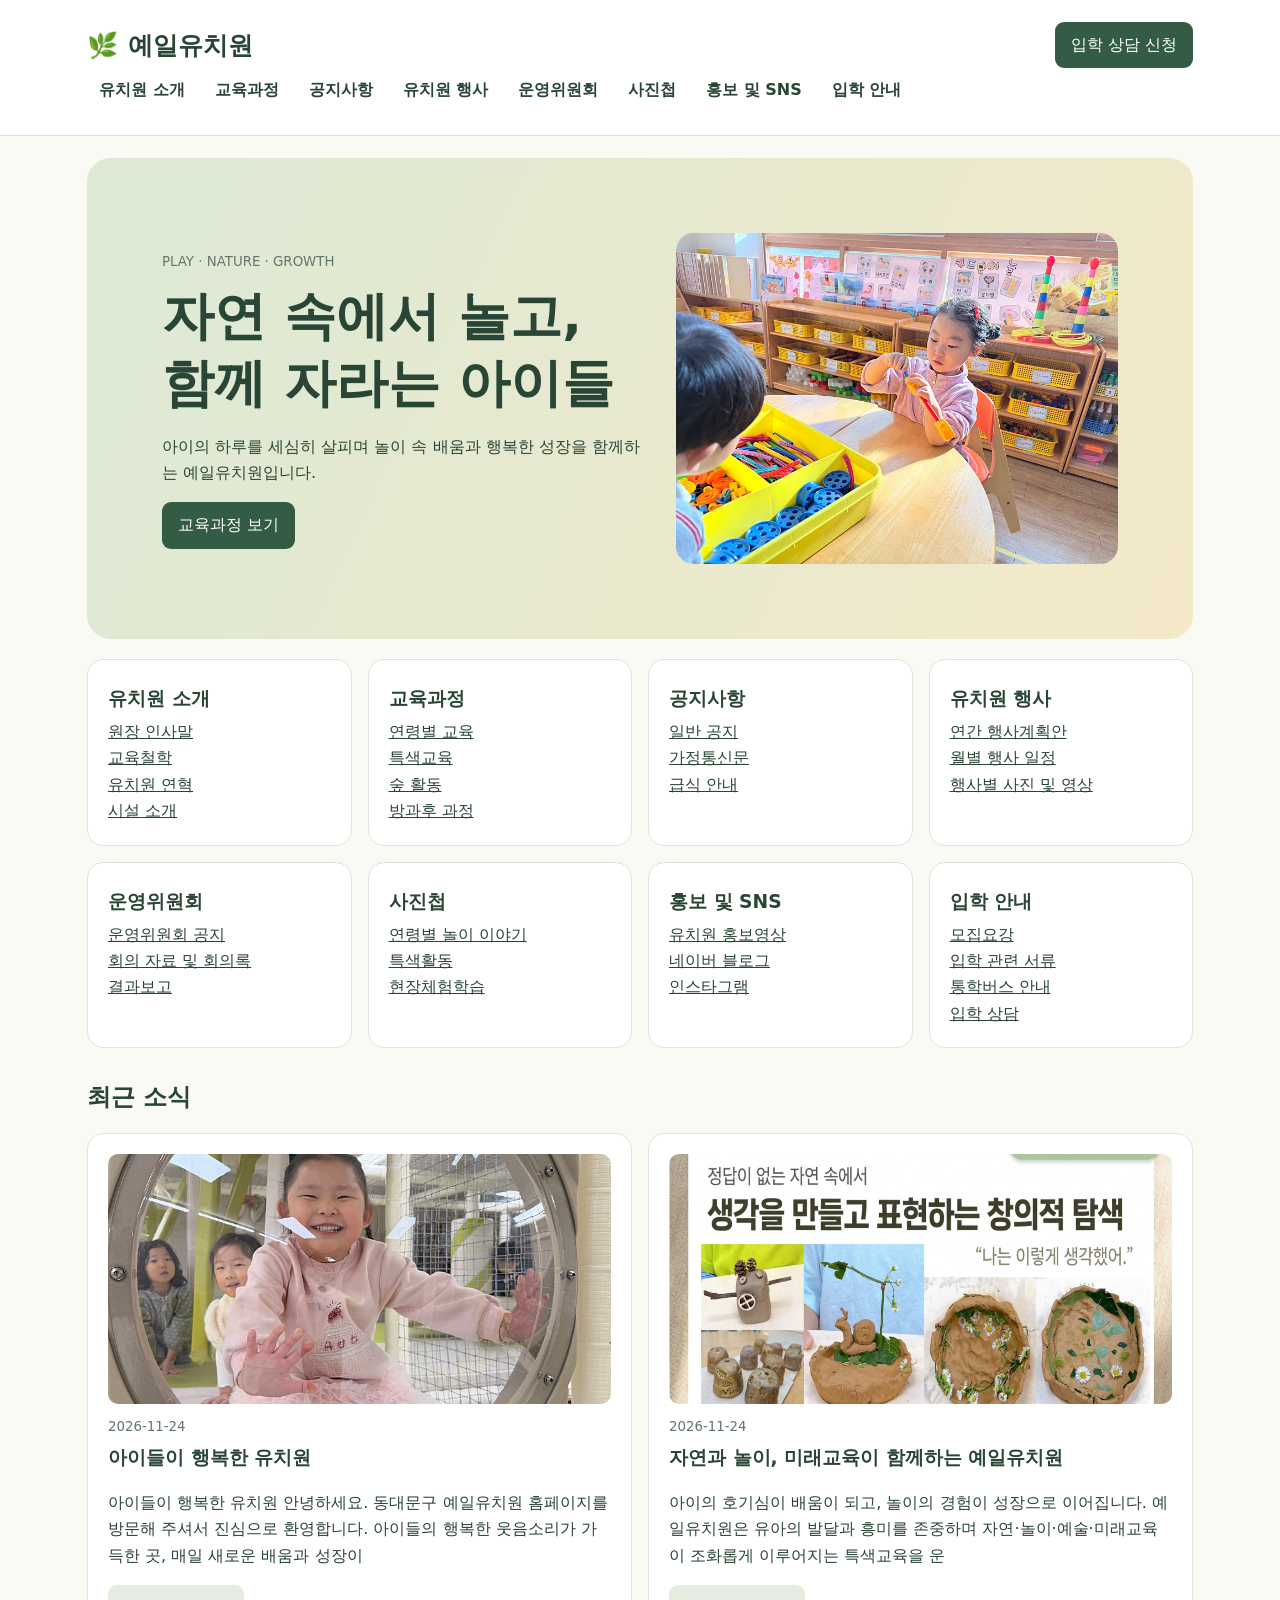
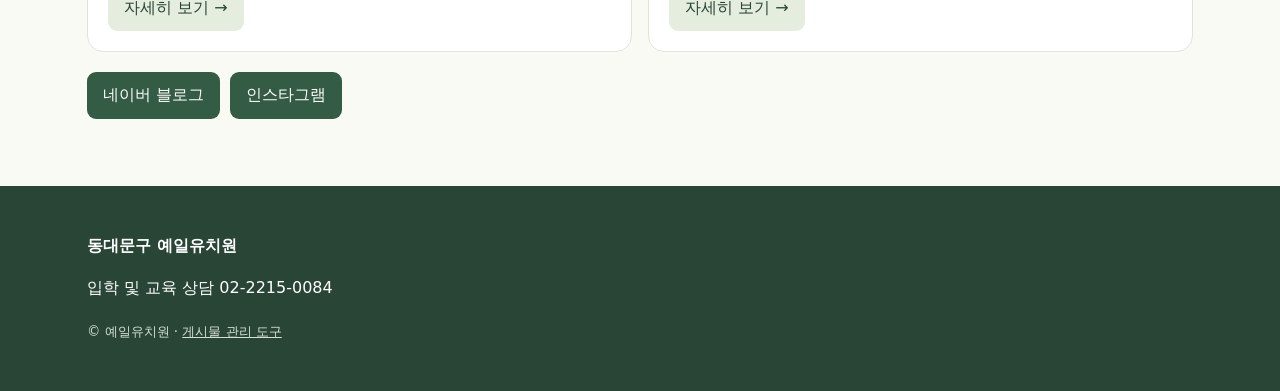
<file: index.html>
<!doctype html><html lang="ko"><head><meta charset="utf-8"><meta name="viewport" content="width=device-width,initial-scale=1"><title>예일유치원</title><link rel="stylesheet" href="style.css"></head><body><header><div class="wrap"><div class="top"><a class="brand" id="brand" href="#home"></a><a id="phone" class="button">입학 문의</a></div><nav class="nav" id="nav"></nav></div></header><main id="main"></main><footer><div class="wrap"><strong>동대문구 예일유치원</strong><p id="foot"></p><small>© 예일유치원 · <a href="admin.html">게시물 관리 도구</a></small></div></footer><script src="content.js"></script><script src="common.js"></script><script>
const s=DATA.settings||{}, posts=DATA.posts||[];const main=$('main');$('brand').append(s.logo?img(s.logo,'로고'):E('span','🌿'),E('span',s.name||'예일유치원'));$('phone').href='#admission/3'; $('phone').textContent='입학 상담 신청';$('foot').textContent='입학 및 교육 상담 '+(s.phone||'');function route(t,h,c=''){let a=E('a',t,c);a.href=h;return a}MENU.forEach(m=>$('nav').append(route(m[1],'#'+m[0]+'/0')));function sorted(p){return [...p].sort((a,b)=>(b.date||'').localeCompare(a.date||''))}function cards(p,items){let g=E('div','','grid');if(!items.length){p.append(E('p','등록된 게시물이 없습니다.','card muted'));return}sorted(items).forEach(x=>{let c=E('article','','card');if(x.images?.[0])c.append(img(x.images[0],x.title));c.append(E('small',x.date||''),E('h3',x.title),E('p',(x.body||'').slice(0,95)),route('자세히 보기 →','#post/'+encodeURIComponent(x.id),'button secondary'));g.append(c)});p.append(g)}function socials(p){let r=E('div','','row');if(s.blog)r.append(A('네이버 블로그',s.blog));if(s.instagram)r.append(A('인스타그램',s.instagram));p.append(r)}function home(){let h=E('div','','hero'),a=E('div');a.append(E('small','PLAY · NATURE · GROWTH'),E('h1',s.headline||''),E('p',s.intro||''),route('교육과정 보기','#education/0','button'));h.append(a);if(s.hero)h.append(img(s.hero,'유치원 대표 사진'));else{let art=E('div');art.innerHTML='<svg viewBox="0 0 400 230" role="img" aria-label="숲 일러스트"><circle cx="310" cy="45" r="33" fill="#ecd28b"/><path d="M0 140 Q100 30 200 140 T400 120 V230 H0Z" fill="#a9bf94"/><path d="M0 180 Q110 100 220 180 T400 160 V230 H0Z" fill="#789d74"/><g fill="#416b4e"><path d="M80 25L25 150H135Z"/><path d="M225 50L175 165H275Z"/></g><g fill="#795d42"><rect x="73" y="148" width="14" height="43"/><rect x="218" y="163" width="14" height="35"/></g></svg>';h.append(art)}main.append(h);let g=E('div','','grid');MENU.forEach(m=>{let c=E('div','','card');c.append(E('h3',m[1]));m[2].forEach((v,i)=>{let p=E('div');p.append(route(v,'#'+m[0]+'/'+i));c.append(p)});g.append(c)});main.append(g,E('h2','최근 소식'));cards(main,sorted(posts).slice(0,6));socials(main)}function consultation(){let panel=E('section','','article');panel.innerHTML=`<h2 style="margin-top:0">입학 상담 신청</h2><p>예일유치원 입학에 대해 궁금한 점을 남겨 주세요. 확인 후 연락드리겠습니다.</p><form method="POST" action="https://formsubmit.co/kjysda00@naver.com"><input type="hidden" name="_subject" value="[예일유치원] 입학 상담 신청"><input type="hidden" name="_template" value="table"><input type="hidden" name="_next" value="https://yeil2026.github.io/thanks.html"><input type="text" name="_honey" style="display:none" tabindex="-1" autocomplete="off"><label for="child">아이 이름 (필수)</label><input id="child" name="아이 이름" required maxlength="40" placeholder="아이 이름"><label for="contact">보호자 연락처 (필수)</label><input id="contact" name="보호자 연락처" type="tel" autocomplete="tel" required maxlength="25" pattern="[0-9+() -]{8,25}" placeholder="010-0000-0000"><label for="question">문의 내용 (필수)</label><textarea id="question" name="문의 내용" required maxlength="1500" placeholder="입학 희망 시기, 상담하고 싶은 내용을 적어 주세요."></textarea><div style="background:#f1f5ed;padding:16px;border-radius:10px;margin:16px 0"><strong>개인정보 수집 및 이용 안내 (운영 전 검토 필요)</strong><p>수집 항목: 아이 이름, 보호자 연락처, 문의 내용. 이용 목적: 입학 상담 및 회신. 유치원 보유 기간: 상담 종료 후 30일 이내 삭제를 원칙으로 합니다. 외부 메일 전달 서비스 FormSubmit을 거쳐 전송되며 서비스는 제출 내용을 30일간 보관한다고 안내합니다. <a href="https://formsubmit.co/privacy.pdf" target="_blank" rel="noopener noreferrer">외부 서비스 개인정보 안내</a>. 동의를 거부할 수 있으며, 거부 시 전화 상담을 이용해 주세요. 주민등록번호, 건강정보 등 민감한 정보는 입력하지 마세요.</p><label style="display:flex;align-items:flex-start;gap:8px"><input style="width:auto;margin-top:6px" type="checkbox" name="개인정보 동의 및 법정대리인 확인" value="동의 및 확인" required> 본인은 아이의 법정대리인으로서 위 개인정보 수집·이용 및 외부 서비스 전달 안내를 확인하고 동의합니다.</label></div><button type="submit">입학 상담 신청 전송</button> <a class="button secondary" href="tel:0222150084">전화 상담 02-2215-0084</a></form>`;main.append(panel)}function board(m,i){main.append(E('small','홈 > '+m[1]),E('h1',m[1]));let tabs=E('div','','tabs');m[2].forEach((v,j)=>tabs.append(route(v,'#'+m[0]+'/'+j,j===i?'active':'')));main.append(tabs,E('h2',m[2][i]));let items=posts.filter(x=>x.section===m[0]&&Number(x.category)===i);if(m[0]==='media')socials(main);if(m[0]==='events'){let r=E('div','','row'),y=E('select'),mo=E('select'),years=[...new Set([String(new Date().getFullYear()),String(new Date().getFullYear()+1),...items.map(x=>x.date?.slice(0,4)).filter(Boolean)])].sort().reverse();for(let z of ['전체 연도',...years]){let o=E('option',z);o.value=z==='전체 연도'?'':z;y.append(o)}for(let j=0;j<=12;j++){let o=E('option',j?j+'월':'전체 월');o.value=j?String(j).padStart(2,'0'):'';mo.append(o)}r.append(y,mo);main.append(r);let list=E('div');main.append(list);function render(){list.replaceChildren();cards(list,items.filter(x=>(!y.value||x.date?.startsWith(y.value))&&(!mo.value||x.date?.slice(5,7)===mo.value)))}y.onchange=mo.onchange=render;render()}else cards(main,items);if(m[0]==='admission'&&(i===0||i===3))consultation()}function detail(x){let m=MENU.find(m=>m[0]===x.section);main.append(route('← 목록으로','#'+x.section+'/'+x.category),E('h1',x.title),E('small',(m?.[1]||'')+' · '+(x.date||'')));let a=E('article','','article');a.append(E('p',x.body||'','bodytext'));(x.images||[]).forEach(u=>{if(safe(u,'image'))a.append(img(u,x.title))});(x.attachments||[]).forEach(f=>{if(!safe(f.url,'pdf'))return;let l=E('a',f.name||'첨부자료','button secondary');l.href=f.url;l.download=f.name||'자료.pdf';if(!f.url.startsWith('data:')){l.target='_blank';l.rel='noopener'}a.append(l,document.createTextNode(' '))});if(x.youtube){let match=x.youtube.match(/(?:youtu\.be\/|[?&]v=|\/embed\/|\/shorts\/)([\w-]{11})/);if(match||/^[\w-]{11}$/.test(x.youtube)){let f=E('iframe');f.src='https://www.youtube-nocookie.com/embed/'+(match?match[1]:x.youtube);f.title=x.title;f.allowFullscreen=true;a.append(f)}}if(safe(x.video)){let v=E('video');v.src=x.video;v.controls=true;v.preload='metadata';a.append(v)}if(safe(x.link))a.append(A('관련 사이트 열기',x.link));main.append(a)}function render(){main.replaceChildren();let [k,j]=(location.hash.slice(1)||'home').split('/');if(k==='post'){let x=posts.find(p=>p.id===decodeURIComponent(j||''));if(x)detail(x);else main.append(E('p','게시물을 찾을 수 없습니다.'))}else{let m=MENU.find(m=>m[0]===k);if(m)board(m,Math.min(m[2].length-1,Math.max(0,Number(j)||0)));else home()}window.scrollTo(0,0)}window.addEventListener('hashchange',render);render();
</script></body></html>
</file>
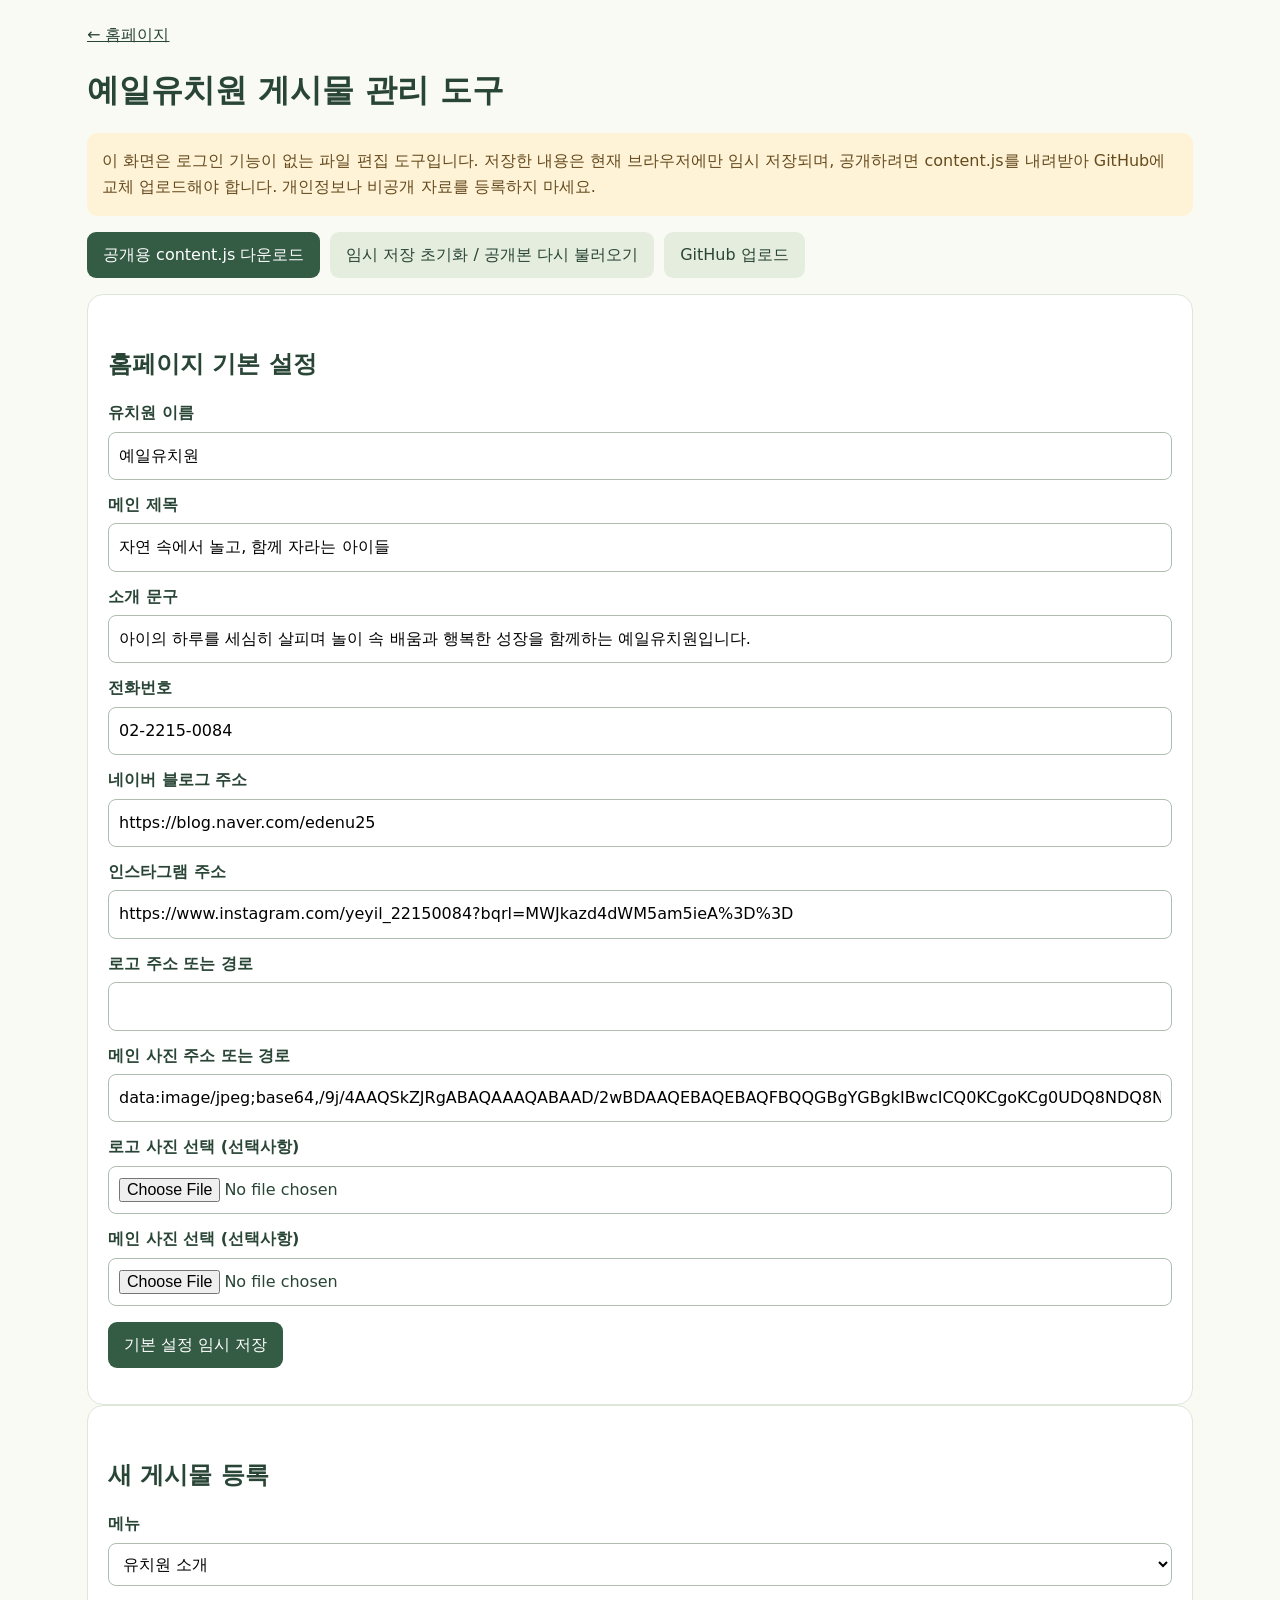
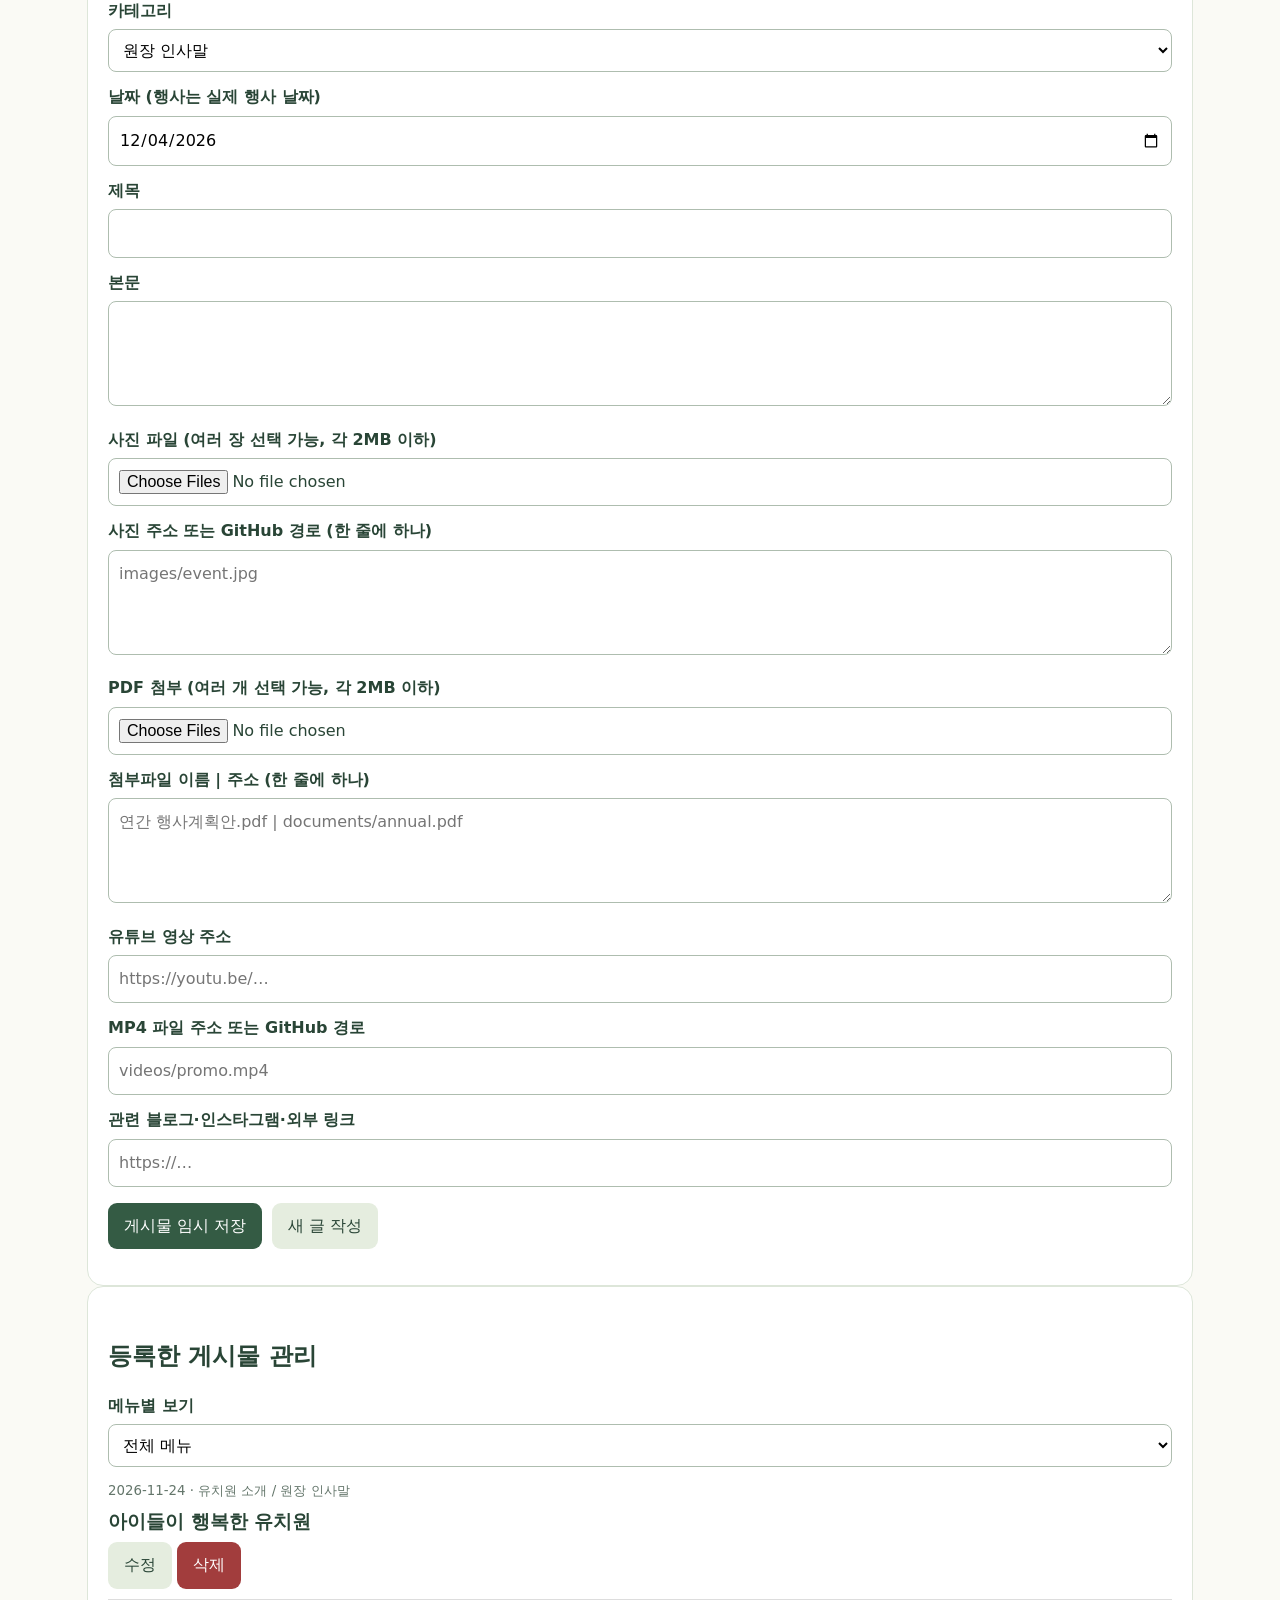
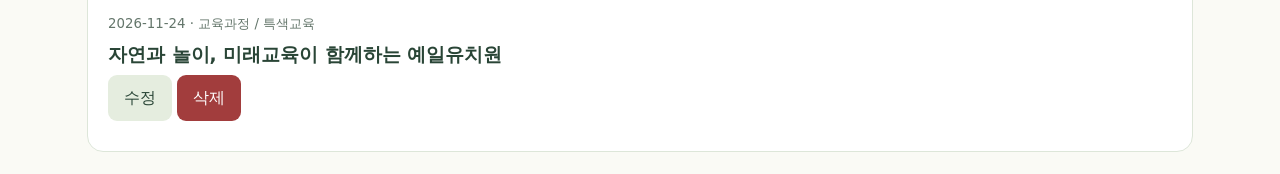
<file: admin.html>
<!doctype html><html lang="ko"><head><meta charset="utf-8"><meta name="viewport" content="width=device-width,initial-scale=1"><title>예일유치원 게시물 관리</title><link rel="stylesheet" href="style.css"></head><body><main><a href="index.html">← 홈페이지</a><h1>예일유치원 게시물 관리 도구</h1><p class="warning">이 화면은 로그인 기능이 없는 파일 편집 도구입니다. 저장한 내용은 현재 브라우저에만 임시 저장되며, 공개하려면 content.js를 내려받아 GitHub에 교체 업로드해야 합니다. 개인정보나 비공개 자료를 등록하지 마세요.</p><div class="row"><button id="export">공개용 content.js 다운로드</button><button id="reset" class="secondary">임시 저장 초기화 / 공개본 다시 불러오기</button><a class="button secondary" href="https://github.com/Yeil2026/yeil2026.github.io/upload/main" target="_blank" rel="noopener">GitHub 업로드</a></div><p id="status" role="status"></p><section class="card"><h2>홈페이지 기본 설정</h2><div id="settings"></div><label>로고 사진 선택 (선택사항)</label><input type="file" id="logoFile" accept="image/jpeg,image/png,image/webp,image/gif"><label>메인 사진 선택 (선택사항)</label><input type="file" id="heroFile" accept="image/jpeg,image/png,image/webp,image/gif"><p><button id="saveSettings">기본 설정 임시 저장</button></p></section><section class="card"><h2 id="formTitle">새 게시물 등록</h2><form id="postForm"><label for="section">메뉴</label><select id="section"></select><label for="category">카테고리</label><select id="category"></select><label for="date">날짜 (행사는 실제 행사 날짜)</label><input type="date" id="date" required><label for="title">제목</label><input id="title" required><label for="body">본문</label><textarea id="body"></textarea><label>사진 파일 (여러 장 선택 가능, 각 2MB 이하)</label><input id="photos" type="file" multiple accept="image/jpeg,image/png,image/webp,image/gif"><label>사진 주소 또는 GitHub 경로 (한 줄에 하나)</label><textarea id="imageLinks" placeholder="images/event.jpg"></textarea><div id="existingImages"></div><label>PDF 첨부 (여러 개 선택 가능, 각 2MB 이하)</label><input id="pdfs" type="file" multiple accept="application/pdf"><label>첨부파일 이름 | 주소 (한 줄에 하나)</label><textarea id="fileLinks" placeholder="연간 행사계획안.pdf | documents/annual.pdf"></textarea><div id="existingFiles"></div><label for="youtube">유튜브 영상 주소</label><input id="youtube" placeholder="https://youtu.be/…"><label for="video">MP4 파일 주소 또는 GitHub 경로</label><input id="video" placeholder="videos/promo.mp4"><label for="link">관련 블로그·인스타그램·외부 링크</label><input id="link" placeholder="https://…"><p class="row"><button type="submit">게시물 임시 저장</button><button type="button" id="clear" class="secondary">새 글 작성</button></p></form></section><section class="card"><h2>등록한 게시물 관리</h2><label>메뉴별 보기</label><select id="filter"></select><div id="list"></div></section></main><script src="content.js"></script><script src="common.js"></script><script>
const KEY='yeil-v2-draft';let draft=JSON.parse(JSON.stringify(DATA));try{let old=localStorage.getItem(KEY);if(old)draft=JSON.parse(old)}catch{}draft.settings=draft.settings||{};draft.posts=draft.posts||[];let editing=null,keepImages=[],keepFiles=[];const fields=[['name','유치원 이름'],['headline','메인 제목'],['intro','소개 문구'],['phone','전화번호'],['blog','네이버 블로그 주소'],['instagram','인스타그램 주소'],['logo','로고 주소 또는 경로'],['hero','메인 사진 주소 또는 경로']];function status(t){$('status').textContent=t}function store(){try{localStorage.setItem(KEY,JSON.stringify(draft));status('이 브라우저에 임시 저장했습니다. 공개하려면 content.js를 다운로드하세요.')}catch{status('브라우저 저장 용량을 초과했거나 저장이 차단되었습니다. 현재 화면의 내용은 남아 있으니 닫기 전에 content.js를 다운로드하세요.')}}function option(p,v,t){let o=E('option',t);o.value=v;p.append(o)}function setupSettings(){ $('settings').replaceChildren();for(let [k,t] of fields){let l=E('label',t);l.htmlFor='s_'+k;let inp=E('input');inp.id='s_'+k;inp.value=draft.settings[k]||'';$('settings').append(l,inp)}}setupSettings();function read(f){return new Promise((res,rej)=>{if(f.size>2*1024*1024)return rej(Error(f.name+' : 2MB 이하 파일만 직접 등록할 수 있습니다.'));if(!/^(image\/(jpeg|png|webp|gif)|application\/pdf)$/.test(f.type))return rej(Error('지원하지 않는 파일: '+f.name));let r=new FileReader();r.onload=()=>res(r.result);r.onerror=()=>rej(Error('파일 읽기 실패'));r.readAsDataURL(f)})}function valid(u,k){if(u&&!safe(u,k))throw Error('지원하지 않는 주소: '+u.slice(0,80));return u}function collectSettings(){let n={};for(let [k] of fields)n[k]=$('s_'+k).value.trim();for(let k of ['blog','instagram'])valid(n[k]);for(let k of ['logo','hero'])valid(n[k],'image');return n}$('saveSettings').onclick=async()=>{try{let n=collectSettings();for(let k of ['logo','hero'])if($(k+'File').files[0])n[k]=await read($(k+'File').files[0]);draft.settings=n;setupSettings();$('logoFile').value=$('heroFile').value='';store()}catch(e){alert(e.message)}};MENU.forEach(m=>{option($('section'),m[0],m[1]);option($('filter'),m[0],m[1])});option($('filter'),'','전체 메뉴');$('filter').value='';function cats(){let m=MENU.find(x=>x[0]===$('section').value);$('category').replaceChildren();m[2].forEach((v,i)=>option($('category'),i,v))}$('section').onchange=cats;cats();function today(){let d=new Date();return [d.getFullYear(),String(d.getMonth()+1).padStart(2,'0'),String(d.getDate()).padStart(2,'0')].join('-')}function keep(){for(let [id,arr] of [['existingImages',keepImages],['existingFiles',keepFiles]]){$(id).replaceChildren();arr.forEach((v,i)=>{let r=E('div','','row');if(id==='existingImages'){let im=img(v,'등록 사진');im.style.width='90px';r.append(im)}else r.append(E('span',v.name));let b=E('button','제거','secondary');b.type='button';b.onclick=()=>{arr.splice(i,1);keep()};r.append(b);$(id).append(r)})}}function clear(){editing=null;$('postForm').reset();cats();$('date').value=today();keepImages=[];keepFiles=[];keep();$('formTitle').textContent='새 게시물 등록'}$('clear').onclick=clear;clear();function lines(id){return $(id).value.split('\n').map(x=>x.trim()).filter(Boolean)}$('postForm').onsubmit=async e=>{e.preventDefault();try{let images=[...keepImages,...lines('imageLinks').map(u=>valid(u,'image'))];for(let f of $('photos').files)images.push(await read(f));let attachments=[...keepFiles];for(let l of lines('fileLinks')){let [n,...rest]=l.split('|');let u=rest.join('|').trim();if(!u)throw Error('첨부파일은 이름 | 주소 형식으로 적어주세요.');attachments.push({name:n.trim(),url:valid(u,'pdf')})}for(let f of $('pdfs').files)attachments.push({name:f.name,url:await read(f)});let x={id:editing|| (globalThis.crypto?.randomUUID?.()||String(Date.now())),section:$('section').value,category:Number($('category').value),date:$('date').value,title:$('title').value.trim(),body:$('body').value,images,attachments,youtube:$('youtube').value.trim(),video:valid($('video').value.trim()),link:valid($('link').value.trim())};if(!x.title)throw Error('제목을 입력하세요.');let idx=draft.posts.findIndex(p=>p.id===x.id);if(idx>=0)draft.posts[idx]=x;else draft.posts.push(x);store();clear();list()}catch(e){alert(e.message)}};function edit(x){clear();editing=x.id;$('section').value=x.section;cats();$('category').value=x.category;for(let k of ['date','title','body','youtube','video','link'])$(k).value=x[k]||'';keepImages=[...(x.images||[])];keepFiles=[...(x.attachments||[])];keep();$('formTitle').textContent='게시물 수정';$('formTitle').scrollIntoView({behavior:'smooth'})}function list(){$('list').replaceChildren();let items=draft.posts.filter(x=>!$('filter').value||x.section===$('filter').value).sort((a,b)=>b.date.localeCompare(a.date));if(!items.length)$('list').append(E('p','게시물이 없습니다.'));for(let x of items){let r=E('div','','listitem'),m=MENU.find(y=>y[0]===x.section);r.append(E('small',x.date+' · '+m?.[1]+' / '+m?.[2][x.category]),E('h3',x.title));let a=E('button','수정','secondary'),b=E('button','삭제','danger');a.onclick=()=>edit(x);b.onclick=()=>{if(confirm('이 게시물을 삭제할까요?')){draft.posts=draft.posts.filter(p=>p.id!==x.id);if(editing===x.id)clear();store();list()}};r.append(a,document.createTextNode(' '),b);$('list').append(r)}}$('filter').onchange=list;list();$('export').onclick=()=>{let content='window.YEIL = '+JSON.stringify(draft,null,2)+';\n';let blob=new Blob([content],{type:'text/javascript;charset=utf-8'});if(blob.size>24*1024*1024){alert('파일 용량이 너무 큽니다. 사진과 PDF를 GitHub에 별도 파일로 올리고 경로를 입력하세요.');return}let a=E('a');a.href=URL.createObjectURL(blob);a.download='content.js';a.click();setTimeout(()=>URL.revokeObjectURL(a.href),1000);status('다운로드한 content.js를 GitHub 저장소에 교체 업로드하세요. 브라우저에서 파일명에 (1)이 붙었다면 content.js로 바꾸세요.')};$('reset').onclick=()=>{if(confirm('현재 브라우저의 임시 수정 내용을 지우고 현재 공개본을 다시 불러올까요?')){try{localStorage.removeItem(KEY)}catch{}location.reload()}};
</script></body></html>
</file>
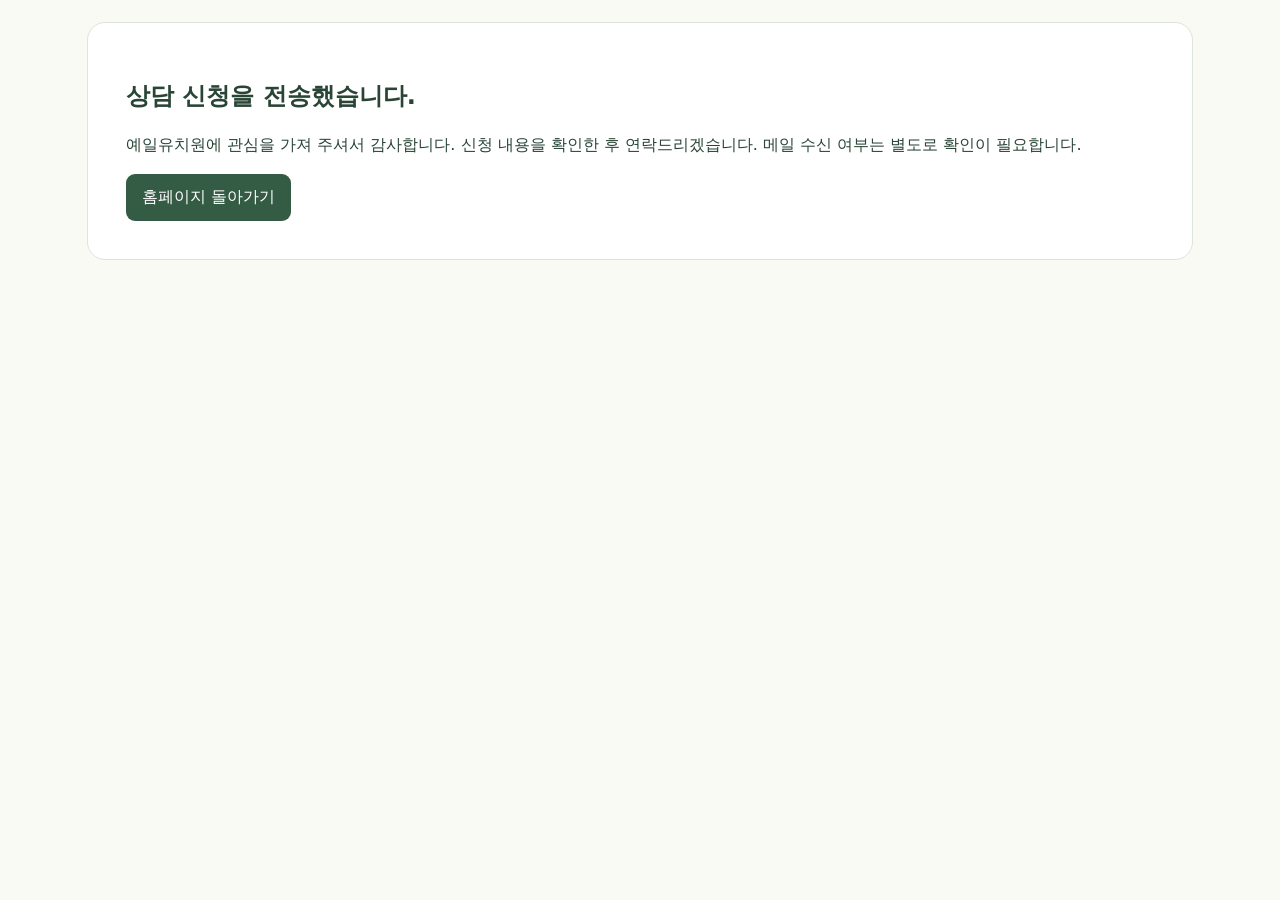
<file: thanks.html>
<!doctype html><html lang="ko"><meta charset="utf-8"><meta name="viewport" content="width=device-width,initial-scale=1"><title>입학 상담 신청</title><link rel="stylesheet" href="style.css"><main><section class="article"><h1>상담 신청을 전송했습니다.</h1><p>예일유치원에 관심을 가져 주셔서 감사합니다. 신청 내용을 확인한 후 연락드리겠습니다. 메일 수신 여부는 별도로 확인이 필요합니다.</p><a class="button" href="index.html#home">홈페이지 돌아가기</a></section></main></html>
</file>
<file: style.css>
*{box-sizing:border-box}body{margin:0;background:#fafaf5;color:#294536;font:16px/1.65 system-ui,'Malgun Gothic',sans-serif}a{color:inherit}header{background:white;border-bottom:1px solid #dae4d7} .wrap,main{max-width:1150px;margin:auto;padding:22px}.top{display:flex;align-items:center;justify-content:space-between;gap:15px;flex-wrap:wrap}.brand{font-weight:850;font-size:25px;text-decoration:none;display:flex;align-items:center;gap:10px}.brand img{width:52px;height:52px;object-fit:contain}small,.muted{color:#64766b}.nav{display:flex;flex-wrap:wrap;gap:6px}.nav a,.tabs a{padding:9px 12px;text-decoration:none;border-radius:10px;font-weight:600}.nav a:hover,.tabs a.active{background:#345b44;color:white}.hero{background:linear-gradient(115deg,#dce9d5,#f4e9c9);border-radius:24px;padding:clamp(25px,6vw,75px);display:grid;grid-template-columns:1.1fr 1fr;align-items:center;gap:28px}.hero h1{font-size:clamp(30px,5vw,52px);line-height:1.3;margin:8px 0}.hero img,.hero svg{width:100%;border-radius:18px}.grid{display:grid;grid-template-columns:repeat(auto-fit,minmax(235px,1fr));gap:16px;margin:20px 0}.card{background:white;border:1px solid #dde6d9;border-radius:16px;padding:20px;overflow:hidden}.card h3{margin:4px 0}.card img{width:100%;max-height:250px;object-fit:cover;border-radius:10px}.button,button{display:inline-block;background:#345b44;color:white;border:0;border-radius:9px;padding:10px 16px;font:inherit;text-decoration:none;cursor:pointer}.secondary{background:#e5eddf;color:#294536}.tabs{display:flex;gap:8px;flex-wrap:wrap;margin:15px 0 25px}.tabs a{background:#e7eee3}.row{display:flex;gap:10px;align-items:center;flex-wrap:wrap}h1,h2{line-height:1.3}h2{margin-top:34px}.article{background:white;border-radius:18px;padding:clamp(18px,4vw,38px);border:1px solid #dce5d8}.bodytext{white-space:pre-wrap;overflow-wrap:anywhere}.article img{max-width:100%;max-height:700px;object-fit:contain;display:block;margin:15px auto}.article video,.article iframe{width:100%;aspect-ratio:16/9;border:0;background:#222;border-radius:12px}footer{background:#284536;color:white;padding:25px;margin-top:45px}footer small{color:#d4e0d4}input,select,textarea{width:100%;padding:10px;border:1px solid #aebdaf;border-radius:8px;font:inherit;background:white}label{display:block;font-weight:650;margin:12px 0 5px}textarea{min-height:105px} .warning{background:#fff3d7;padding:15px;border-radius:10px;color:#654a1d}.danger{background:#a23d3d}.listitem{border-bottom:1px solid #ddd;padding:10px 0}.listitem:last-child{border:0}@media(max-width:650px){.hero{grid-template-columns:1fr}.nav a{font-size:13px;padding:5px 8px}.wrap,main{padding:14px}.hero svg{max-height:160px}}
</file>
